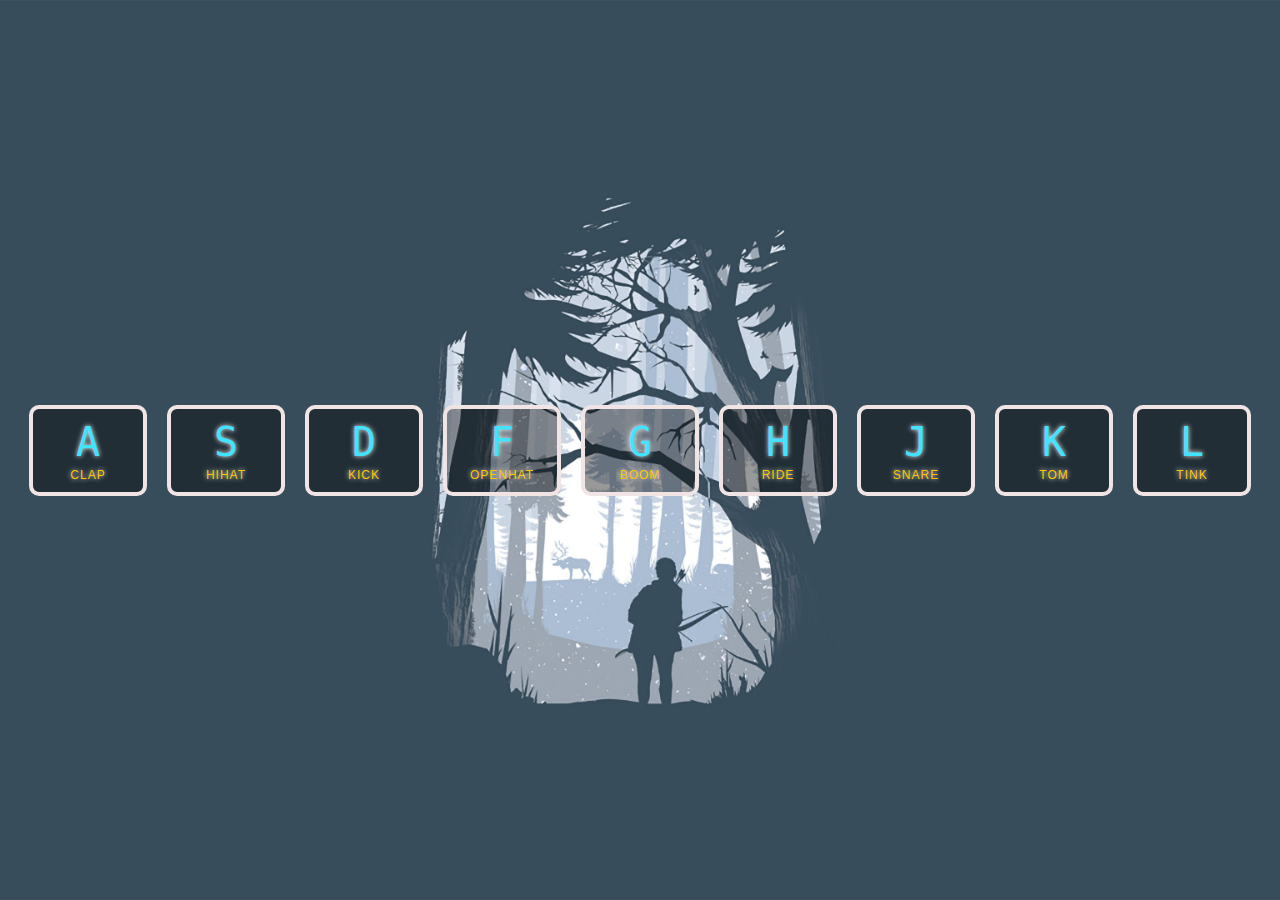
<file: projects/Drum Kit/index.html>
<!DOCTYPE html>
<html lang="en">
<head>
  <meta charset="UTF-8">
  <title>JS Drum Kit</title>
  <link rel="stylesheet" href="style.css">
</head>
<body>


  <div class="keys">
    <div data-key="65" class="key">
      <kbd>A</kbd>
      <span class="sound">clap</span>
    </div>
    <div data-key="83" class="key">
      <kbd>S</kbd>
      <span class="sound">hihat</span>
    </div>
    <div data-key="68" class="key">
      <kbd>D</kbd>
      <span class="sound">kick</span>
    </div>
    <div data-key="70" class="key">
      <kbd>F</kbd>
      <span class="sound">openhat</span>
    </div>
    <div data-key="71" class="key">
      <kbd>G</kbd>
      <span class="sound">boom</span>
    </div>
    <div data-key="72" class="key">
      <kbd>H</kbd>
      <span class="sound">ride</span>
    </div>
    <div data-key="74" class="key">
      <kbd>J</kbd>
      <span class="sound">snare</span>
    </div>
    <div data-key="75" class="key">
      <kbd>K</kbd>
      <span class="sound">tom</span>
    </div>
    <div data-key="76" class="key">
      <kbd>L</kbd>
      <span class="sound">tink</span>
    </div>
  </div>

  <audio data-key="65" src="sounds/clap.wav"></audio>
  <audio data-key="83" src="sounds/hihat.wav"></audio>
  <audio data-key="68" src="sounds/kick.wav"></audio>
  <audio data-key="70" src="sounds/openhat.wav"></audio>
  <audio data-key="71" src="sounds/boom.wav"></audio>
  <audio data-key="72" src="sounds/ride.wav"></audio>
  <audio data-key="74" src="sounds/snare.wav"></audio>
  <audio data-key="75" src="sounds/tom.wav"></audio>
  <audio data-key="76" src="sounds/tink.wav"></audio>

<script>
  function removeTransition(e) {
    if (e.propertyName !== 'transform') return;
    e.target.classList.remove('playing');
  }

  function playSound(e) {
    const audio = document.querySelector(`audio[data-key="${e.keyCode}"]`);
    const key = document.querySelector(`div[data-key="${e.keyCode}"]`);
    if (!audio) return;

    key.classList.add('playing');
    audio.currentTime = 0;
    audio.play();
  }

  const keys = Array.from(document.querySelectorAll('.key'));
  keys.forEach(key => key.addEventListener('transitionend', removeTransition));
  window.addEventListener('keydown', playSound);
</script>


</body>
</html>
</file>
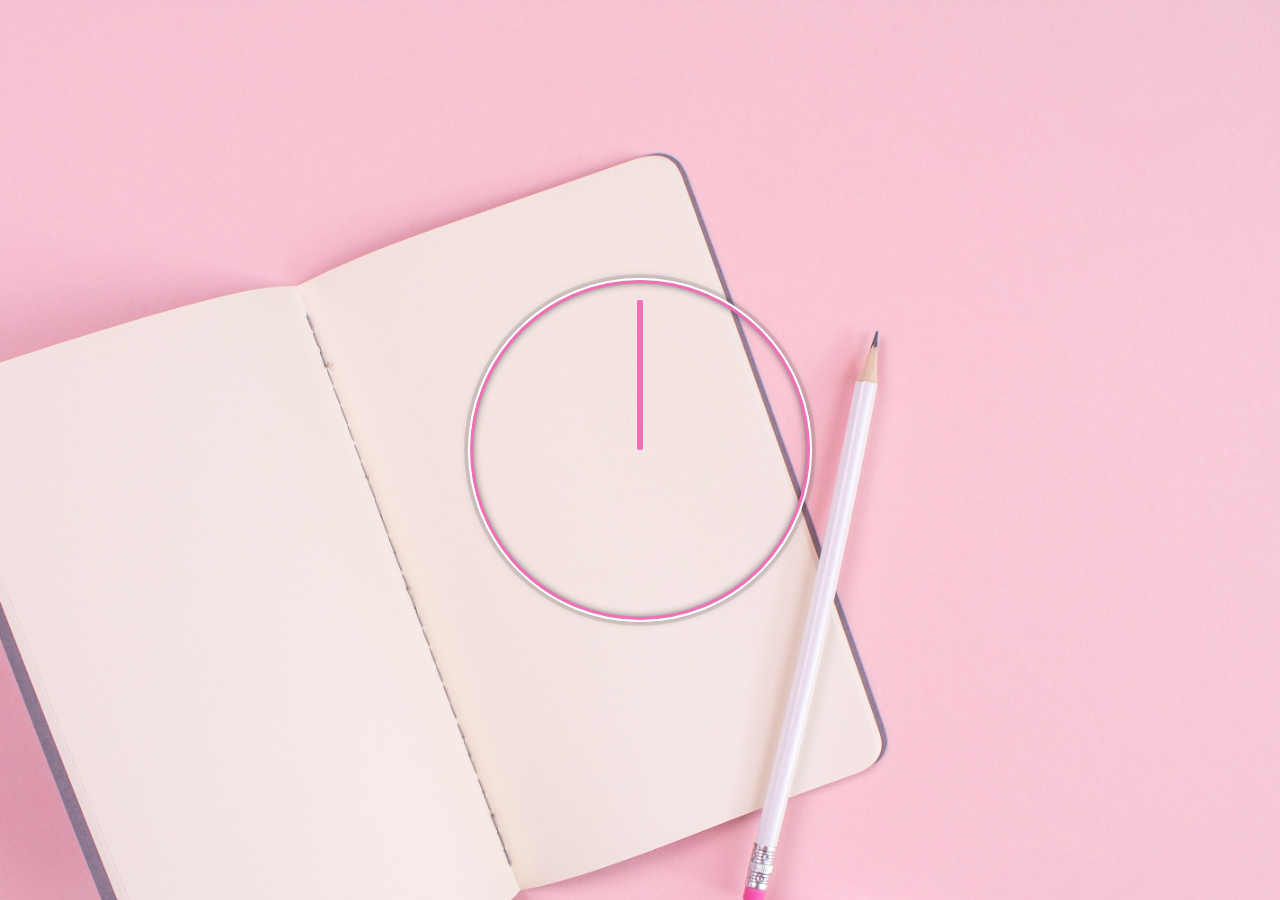
<file: projects/Js Clock/index.html>
<!DOCTYPE html>
<html lang="en">
  <head>
    <meta charset="UTF-8" />
    <meta http-equiv="X-UA-Compatible" content="IE=edge" />
    <meta name="viewport" content="width=device-width, initial-scale=1.0" />
    <title>CSS and Js Clock</title>
    <link rel="stylesheet" href="style.css" />
  </head>
  <body>
    <div class="clock">
      <div class="clock-face">
        <div class="hand hour-hand"></div>
        <div class="hand min-hand"></div>
        <div class="hand second-hand"></div>
      </div>
    </div>

    <script>
      const secondHand = document.querySelector(".second-hand");
      const minsHand = document.querySelector(".min-hand");
      const hourHand = document.querySelector(".hour-hand");

      function setDate() {
        const now = new Date();
        const seconds = now.getSeconds();
        const secondsDegrees = ((seconds / 60) * 360) + 90;
        secondHand.style.transform = `rotate(${secondsDegrees}deg)`;

        const mins = now.getMinutes();
        const minsDegrees = ((mins / 60) * 360) + 90;
        minsHand.style.transform = `rotate(${minsDegrees}deg)`;

        const hours = now.getHours();
        const hourDegree = ((hours / 60) * 360) + 90;
        hourHand.style.transform = `rotate(${hourDegree}deg)`;



      }

      

    setInterval(setDate, 1000);
    </script>
  </body>
</html>
</file>
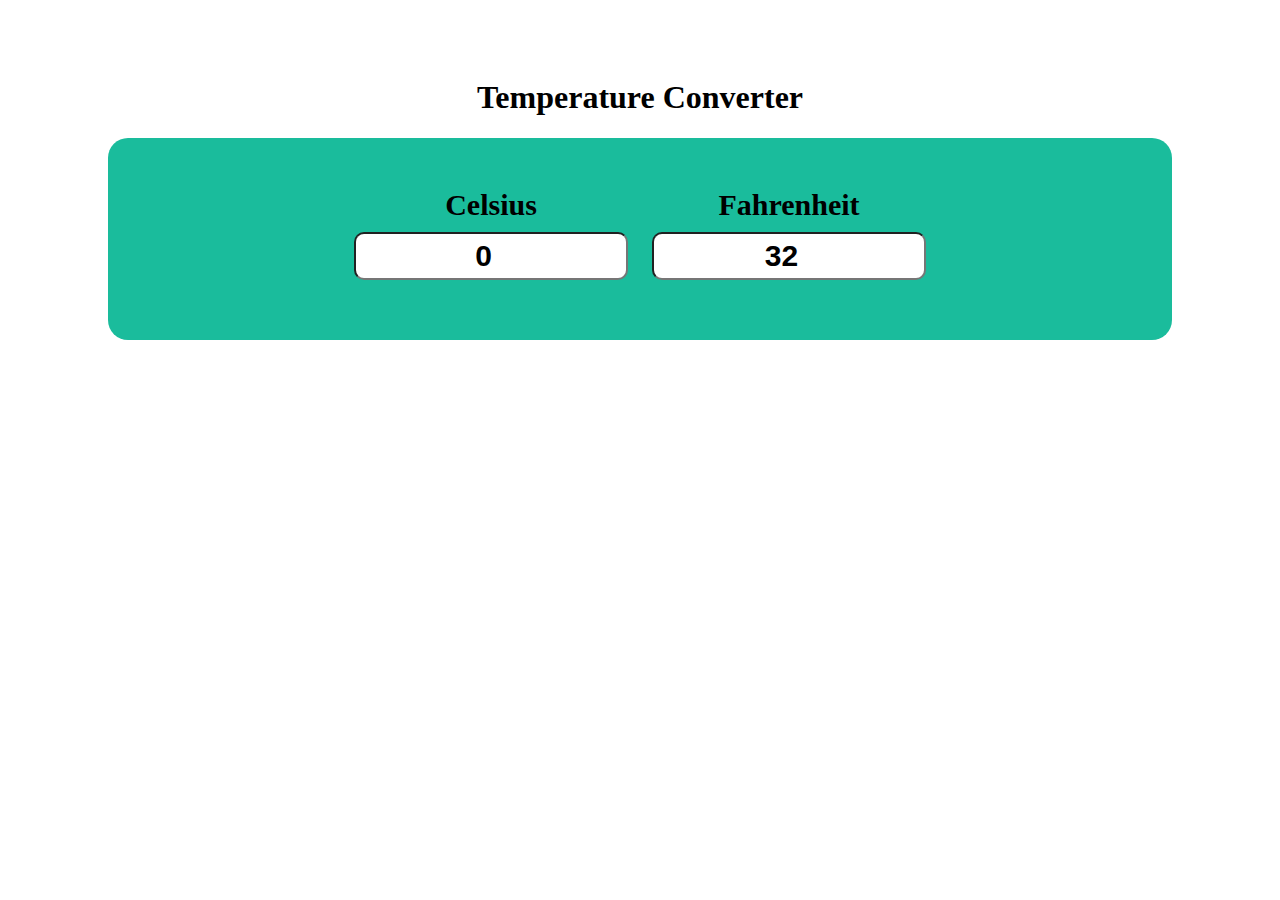
<file: projects/Temperature.html>
<!DOCTYPE html>
<html lang="en">
<head>
    <meta charset="UTF-8">
    <meta http-equiv="X-UA-Compatible" content="IE=edge">
    <meta name="viewport" content="width=device-width, initial-scale=1.0">
    <title>Temperature Converter</title>
    <style>
        body{
            padding: 50px 100px;
        }

        h1{
            text-align: center;
        }

        label{
            font-size: 30px;
            font-weight: bold;
        }

        #container{
            text-align: center;
            background-color: #1abc9c;
            padding: 50px;
            border-radius: 20px;
        }

        .input-div{
            display: inline-block ;
        }

        .inp{
            padding: 5px 10px;
            margin: 10px;
            font-size: 30px;
            border-radius: 10px;
            font-weight: bold;
            width: 250px;
            text-align: center;

        }
    </style>
</head>
<body>
    <h1>Temperature Converter</h1>
    <div id="container">
        <div class="input-div">

            <label >Celsius</label><br>

            <input type="number" name="" id="cel" value="0" class="inp">

        </div>
        <div class="input-div">

            <label>Fahrenheit</label><br>

            <input type="number" name="" id="fah" value="32" class="inp">

        </div>
    </div>


    <script>
        var cel = document.getElementById("cel");
        var fah = document.getElementById("fah");

        cel.addEventListener('input', function(){
            let c = this.value;
            let f = (c * 9/5)+32;
            if(!Number.isInteger(f)){
                f= f.toFixed(4)
            }
            fah.value = f;

        });

        
        fah.addEventListener('input', function(){
            let f = this.value;
            let c = (f - 32) * 5/9;
            if(!Number.isInteger(c)){
                c= c.toFixed(4)
            }
            cel.value = c;
        })
    </script>
</body>
</html>
</file>
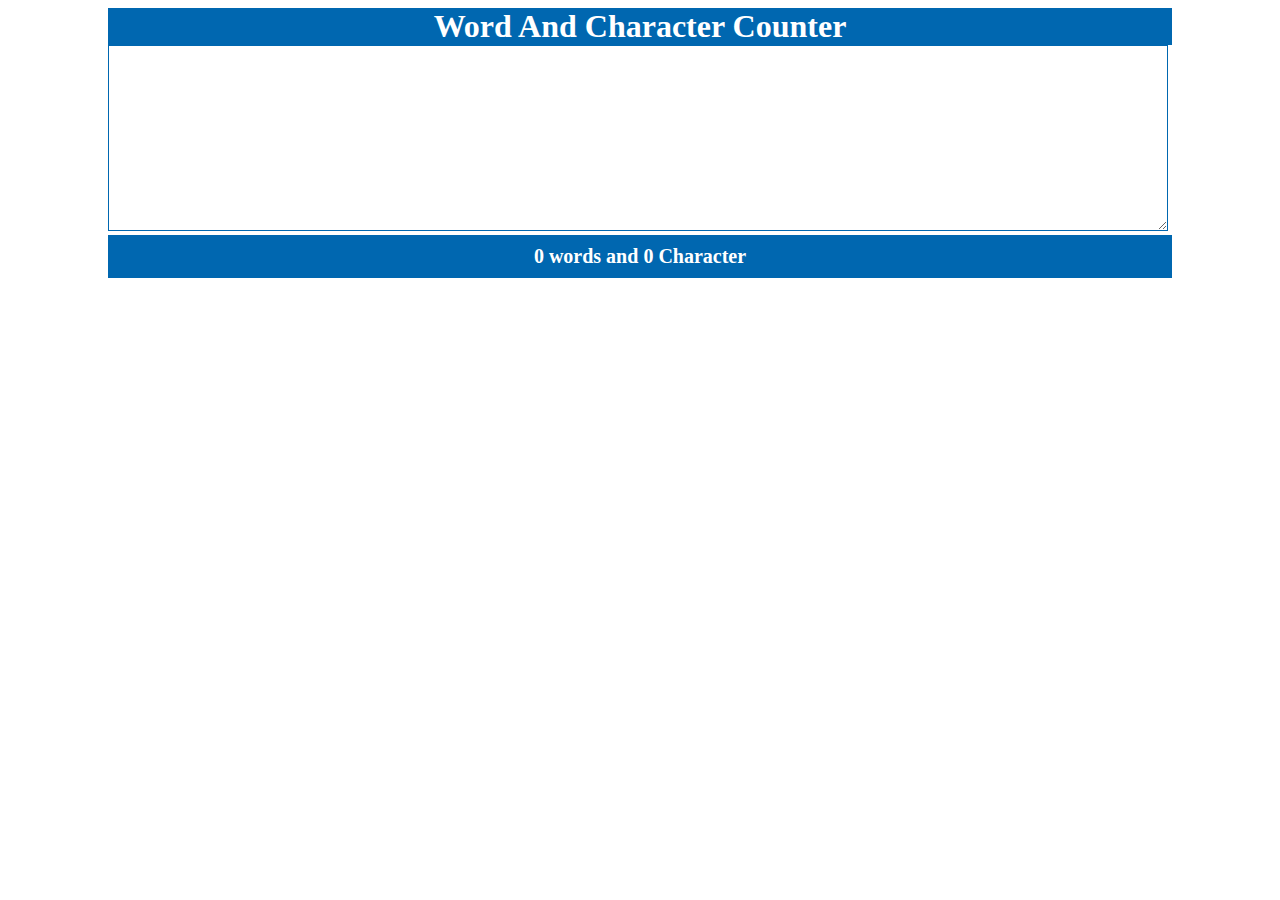
<file: projects/word_counter.html>
<!DOCTYPE html>
<html lang="en">
<head>
    <meta charset="UTF-8">
    <meta http-equiv="X-UA-Compatible" content="IE=edge">
    <meta name="viewport" content="width=device-width, initial-scale=1.0">
    <title>Word Counter</title>
    <style>
        body{
            padding: 0px 100px;
        }
        h1{
            text-align: center;
            background-color: #0067b0;
            color: white;
            margin: 0;
        }
        textarea{
            width: 99.1%;
            border-color: #0067b0;
            font-size: 15px;
        }
        p{
            text-align: center;
            background-color: #0067b0;
            color: white;
            font-size: 20px;
            font-weight: bold;
            padding: 10px;
            margin: 0;
        }

    </style>
</head>
<body>
    <h1>Word And Character Counter</h1>
    <textarea name="" id="textbox" cols="30" rows="10"></textarea>
    <p>
        <span id="word">0</span> words and 
        <span id="char">0</span> Character
    </p>
 

    <script>
        let textbox = document.getElementById('textbox');
        textbox.addEventListener('input', function(){
            var text = this.value;
            let char = text.length;
            // word counter
            document.getElementById('char').innerHTML = char;

            text = text.trim(); 
            // word counter
            let words = text.split(' ');
            let cleanList = words.filter(function(elm){
                return elm != "";
            })
            document.getElementById('word').innerHTML = cleanList.length;
        })
    </script>
</body>
</html>
</file>
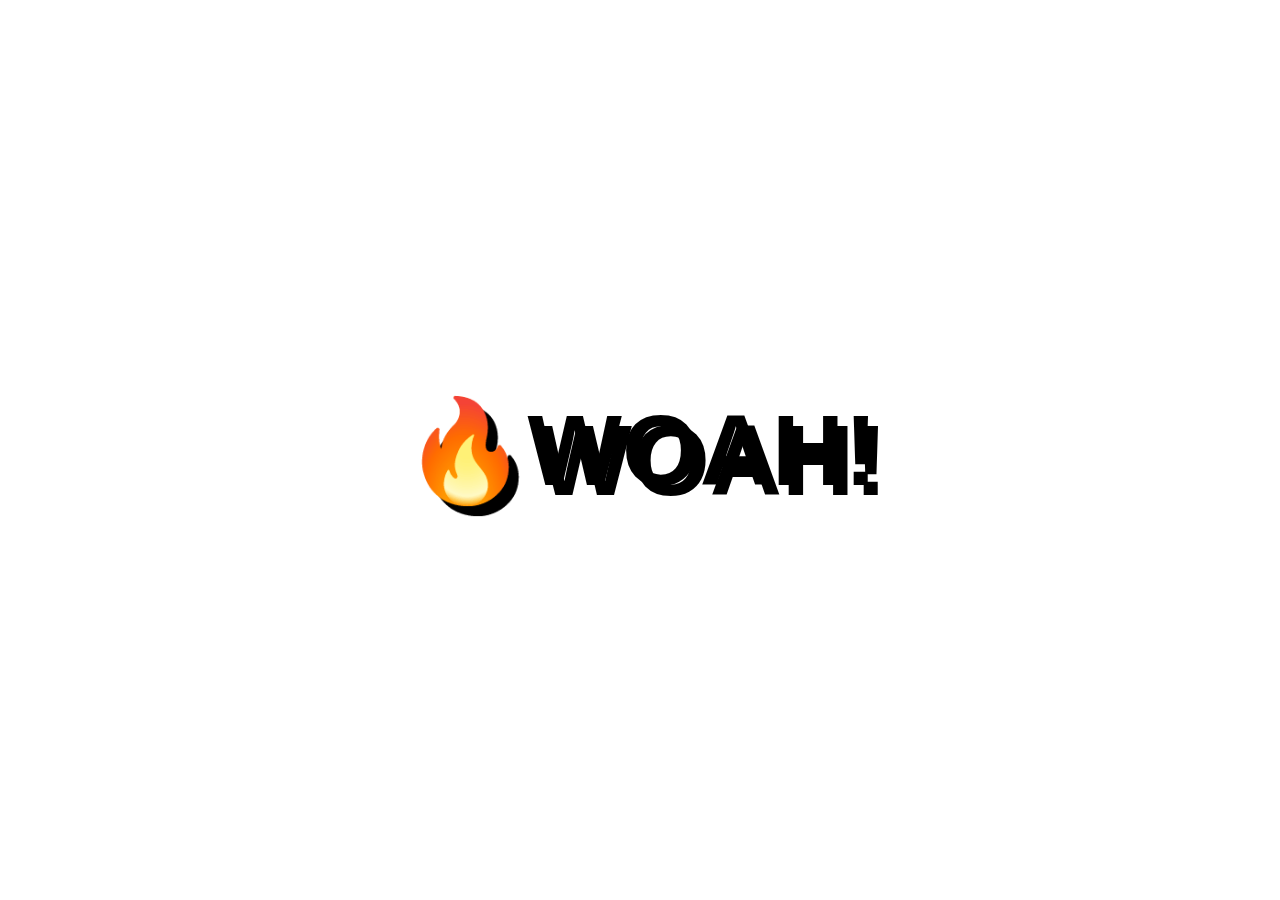
<file: projects/16 - Mouse Move Shadow/index-FINISHED.html>
<!DOCTYPE html>
<html lang="en">
<head>
  <meta charset="UTF-8">
  <title>Mouse Shadow</title>
</head>
<body>

  <div class="hero">
    <h1 contenteditable>🔥WOAH!</h1>
  </div>

  <style>
  html {
    color: black;
    font-family: sans-serif;
  }

  body {
    margin: 0;
  }

  .hero {
    min-height: 100vh;
    display: flex;
    justify-content: center;
    align-items: center;
    color: black;
  }

  h1 {
    text-shadow: 10px 10px 0 rgba(0,0,0,1);
    font-size: 100px;
  }
  </style>

<script>
  const hero = document.querySelector('.hero');
  const text = hero.querySelector('h1');
  const walk = 500; // 500px

  function shadow(e) {
    const { offsetWidth: width, offsetHeight: height } = hero;
    let { offsetX: x, offsetY: y } = e;

    if (this !== e.target) {
      x = x + e.target.offsetLeft;
      y = y + e.target.offsetTop;
    }

    const xWalk = Math.round((x / width * walk) - (walk / 2));
    const yWalk = Math.round((y / height * walk) - (walk / 2));

    text.style.textShadow = `
      ${xWalk}px ${yWalk}px 0 rgba(255,0,255,0.7),
      ${xWalk * -1}px ${yWalk}px 0 rgba(0,255,255,0.7),
      ${yWalk}px ${xWalk * -1}px 0 rgba(0,255,0,0.7),
      ${yWalk * -1}px ${xWalk}px 0 rgba(0,0,255,0.7)
    `;

  }

  hero.addEventListener('mousemove', shadow);
</script>
</body>
</html>
</file>
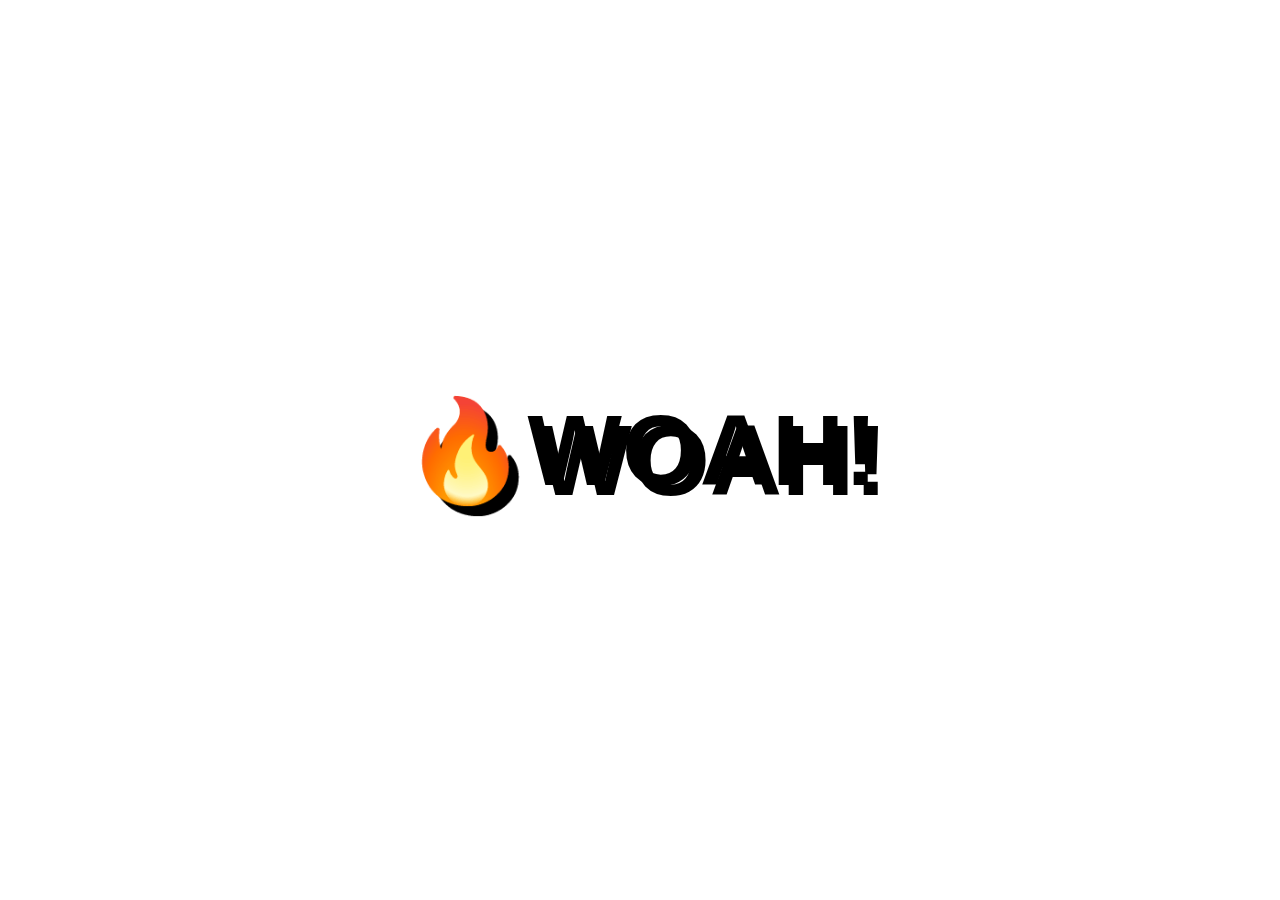
<file: projects/16 - Mouse Move Shadow/index-START.html>
<!DOCTYPE html>
<html lang="en">
<head>
  <meta charset="UTF-8">
  <title>Mouse Shadow</title>
</head>
<body>

  <div class="hero">
    <h1 contenteditable>🔥WOAH!</h1>
  </div>

  <style>
  html {
    color: black;
    font-family: sans-serif;
  }

  body {
    margin: 0;
  }

  .hero {
    min-height: 100vh;
    display: flex;
    justify-content: center;
    align-items: center;
    color: black;
  }

  h1 {
    text-shadow: 10px 10px 0 rgba(0,0,0,1);
    font-size: 100px;
  }
  </style>

<script>
</script>
</body>
</html>
</file>
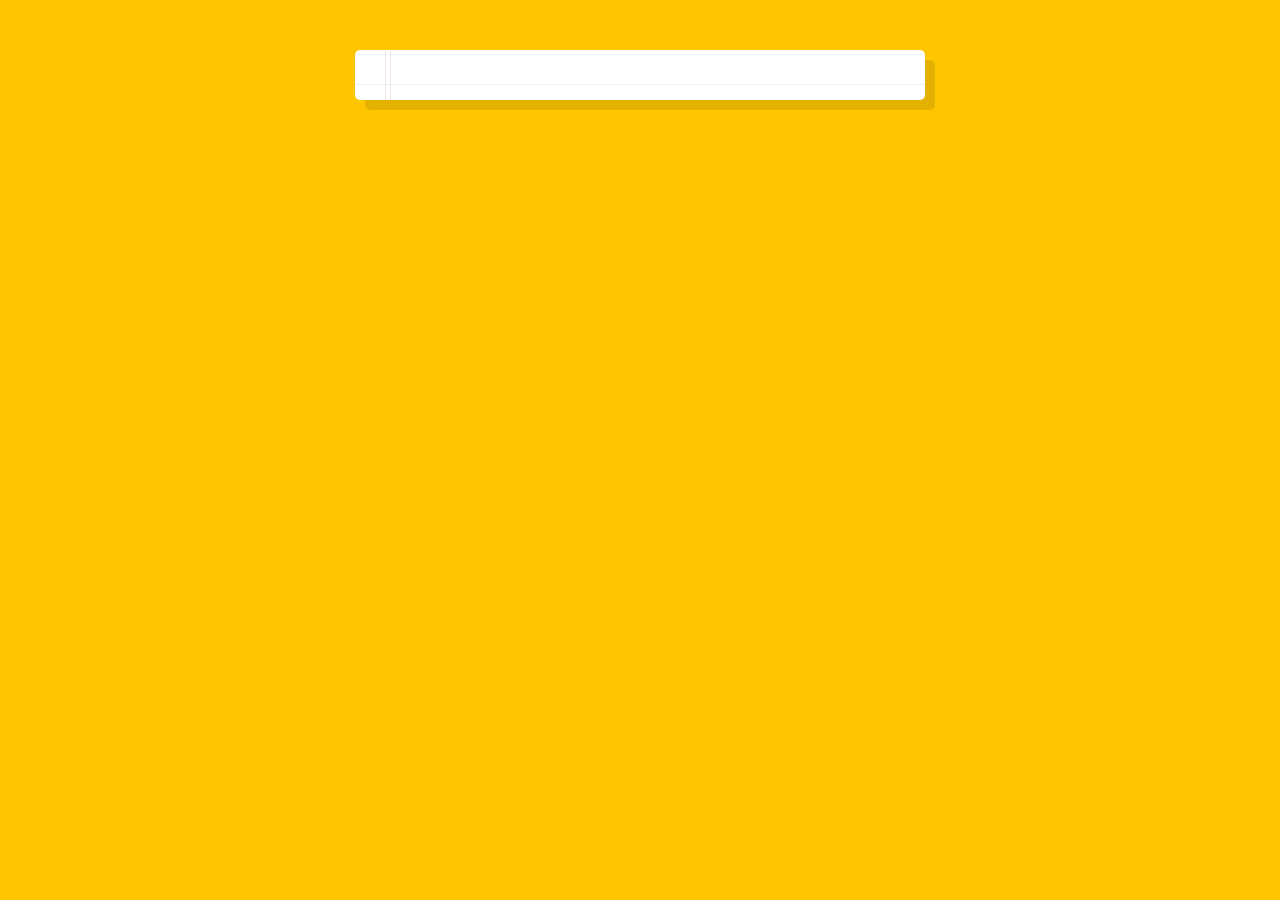
<file: projects/20 - Speech Detection/index-FINISHED.html>
<!DOCTYPE html>
<html lang="en">
<head>
  <meta charset="UTF-8">
  <title>Speech Detection</title>
</head>
<body>

  <div class="words" contenteditable>
  </div>

<script>
  window.SpeechRecognition = window.SpeechRecognition || window.webkitSpeechRecognition;

  const recognition = new SpeechRecognition();
  recognition.interimResults = true;
  recognition.lang = 'en-US';
  
  let p = document.createElement('p');
  const words = document.querySelector('.words');
  words.appendChild(p);

  recognition.addEventListener('result', e => {
    const transcript = Array.from(e.results)
      .map(result => result[0])
      .map(result => result.transcript)
      .join('');

      const poopScript = transcript.replace(/poop|poo|shit|dump/gi, '💩');
      p.textContent = poopScript;

      if (e.results[0].isFinal) {
        p = document.createElement('p');
        words.appendChild(p);
      }
  });

  recognition.addEventListener('end', recognition.start);

  recognition.start();

</script>


  <style>
    html {
      font-size: 10px;
    }

    body {
      background: #ffc600;
      font-family: 'helvetica neue';
      font-weight: 200;
      font-size: 20px;
    }

    .words {
      max-width: 500px;
      margin: 50px auto;
      background: white;
      border-radius: 5px;
      box-shadow: 10px 10px 0 rgba(0,0,0,0.1);
      padding: 1rem 2rem 1rem 5rem;
      background: -webkit-gradient(linear, 0 0, 0 100%, from(#d9eaf3), color-stop(4%, #fff)) 0 4px;
      background-size: 100% 3rem;
      position: relative;
      line-height: 3rem;
    }
    
    p {
      margin: 0 0 3rem;
    }

    .words:before {
      content: '';
      position: absolute;
      width: 4px;
      top: 0;
      left: 30px;
      bottom: 0;
      border: 1px solid;
      border-color: transparent #efe4e4;
    }
  </style>

</body>
</html>
</file>
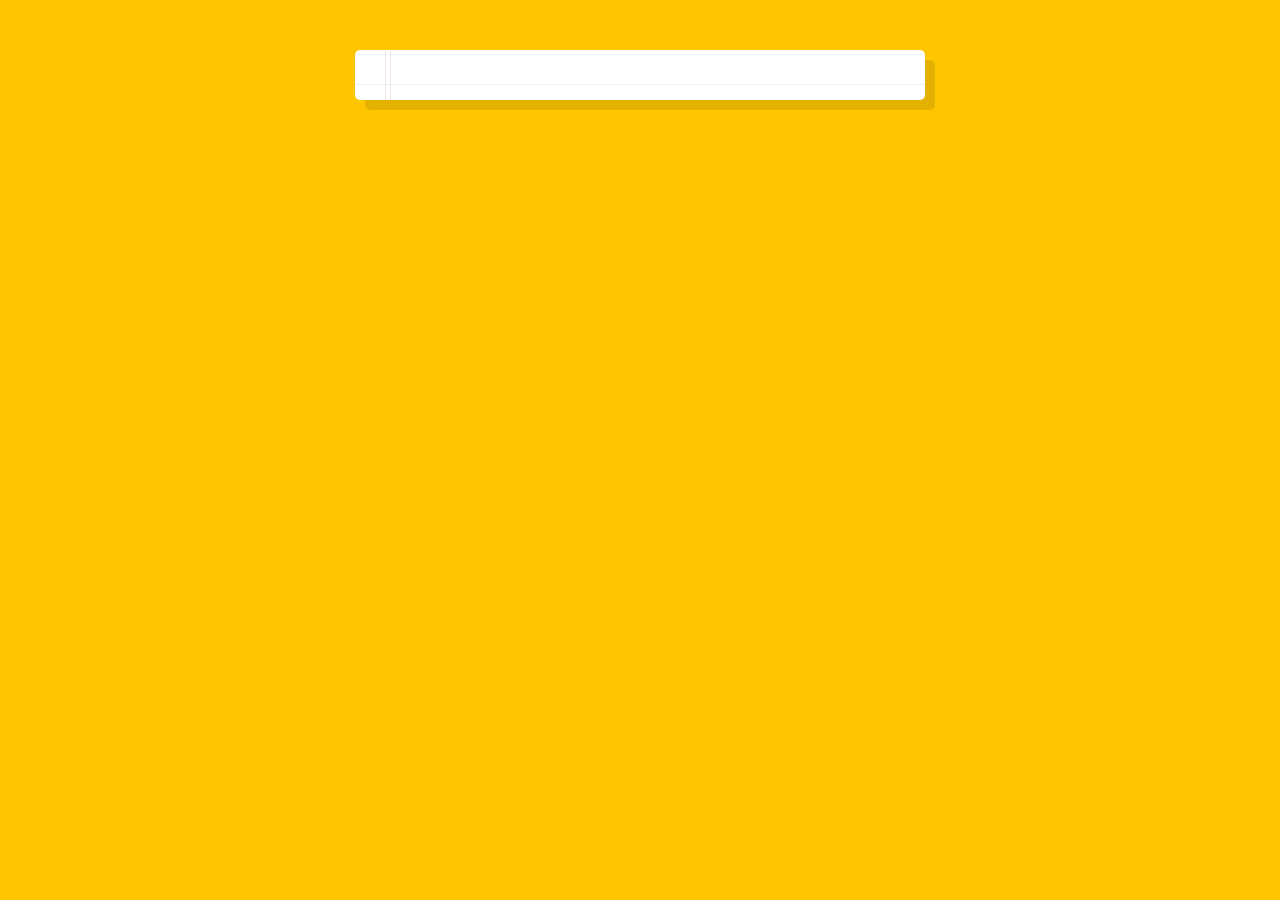
<file: projects/20 - Speech Detection/index-START.html>
<!DOCTYPE html>
<html lang="en">
<head>
  <meta charset="UTF-8">
  <title>Speech Detection</title>
</head>
<body>

  <div class="words" contenteditable>
  </div>

<script>
  window.SpeechRecognition = window.SpeechRecognition || window.webkitSpeechRecognition;


</script>


  <style>
    html {
      font-size: 10px;
    }

    body {
      background: #ffc600;
      font-family: 'helvetica neue';
      font-weight: 200;
      font-size: 20px;
    }

    .words {
      max-width: 500px;
      margin: 50px auto;
      background: white;
      border-radius: 5px;
      box-shadow: 10px 10px 0 rgba(0,0,0,0.1);
      padding: 1rem 2rem 1rem 5rem;
      background: -webkit-gradient(linear, 0 0, 0 100%, from(#d9eaf3), color-stop(4%, #fff)) 0 4px;
      background-size: 100% 3rem;
      position: relative;
      line-height: 3rem;
    }
    
    p {
      margin: 0 0 3rem;
    }

    .words:before {
      content: '';
      position: absolute;
      width: 4px;
      top: 0;
      left: 30px;
      bottom: 0;
      border: 1px solid;
      border-color: transparent #efe4e4;
    }
  </style>

</body>
</html>
</file>
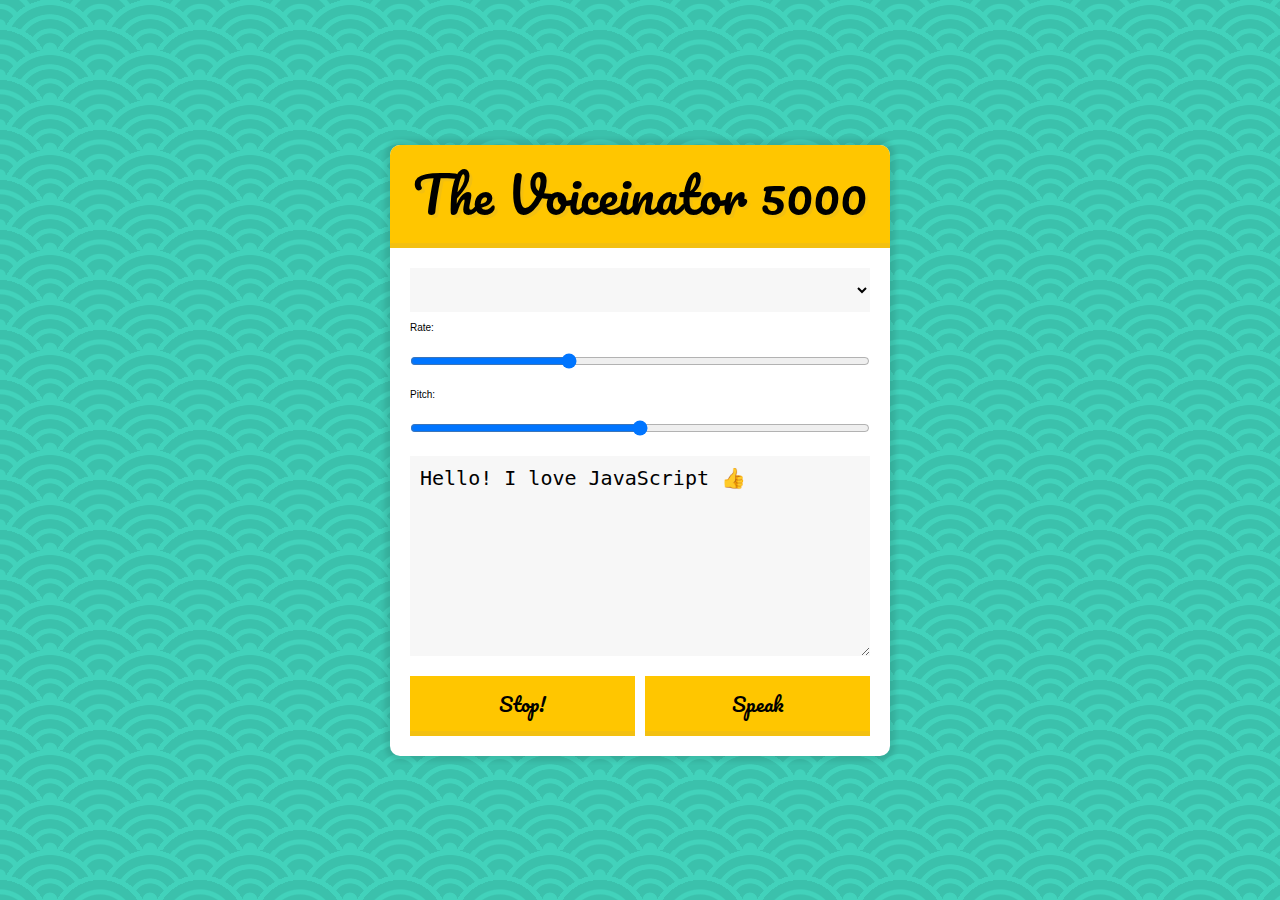
<file: projects/23 - Speech Synthesis/index-FINISHED.html>
<!DOCTYPE html>
<html lang="en">
<head>
  <meta charset="UTF-8">
  <title>Speech Synthesis</title>
  <link href='https://fonts.googleapis.com/css?family=Pacifico' rel='stylesheet' type='text/css'>
  <link rel="stylesheet" href="style.css">
</head>
<body>

    <div class="voiceinator">

      <h1>The Voiceinator 5000</h1>

      <select name="voice" id="voices">
        <option value="">Select A Voice</option>
      </select>

      <label for="rate">Rate:</label>
      <input name="rate" type="range" min="0" max="3" value="1" step="0.1">

      <label for="pitch">Pitch:</label>

      <input name="pitch" type="range" min="0" max="2" step="0.1">
      <textarea name="text">Hello! I love JavaScript 👍</textarea>
      <button id="stop">Stop!</button>
      <button id="speak">Speak</button>

    </div>

<script>
  const msg = new SpeechSynthesisUtterance();
  let voices = [];
  const voicesDropdown = document.querySelector('[name="voice"]');
  const options = document.querySelectorAll('[type="range"], [name="text"]');
  const speakButton = document.querySelector('#speak');
  const stopButton = document.querySelector('#stop');
  msg.text = document.querySelector('[name="text"]').value;

  function populateVoices() {
    voices = this.getVoices();
    voicesDropdown.innerHTML = voices
      .filter(voice => voice.lang.includes('en'))
      .map(voice => `<option value="${voice.name}">${voice.name} (${voice.lang})</option>`)
      .join('');
  }

  function setVoice() {
    msg.voice = voices.find(voice => voice.name === this.value);
    toggle();
  }

  function toggle(startOver = true) {
    speechSynthesis.cancel();
    if (startOver) {
      speechSynthesis.speak(msg);
    }
  }

  function setOption() {
    console.log(this.name, this.value);
    msg[this.name] = this.value;
    toggle();
  }

  speechSynthesis.addEventListener('voiceschanged', populateVoices);
  voicesDropdown.addEventListener('change', setVoice);
  options.forEach(option => option.addEventListener('change', setOption));
  speakButton.addEventListener('click', toggle);
  stopButton.addEventListener('click', () => toggle(false));

</script>

</body>
</html>
</file>
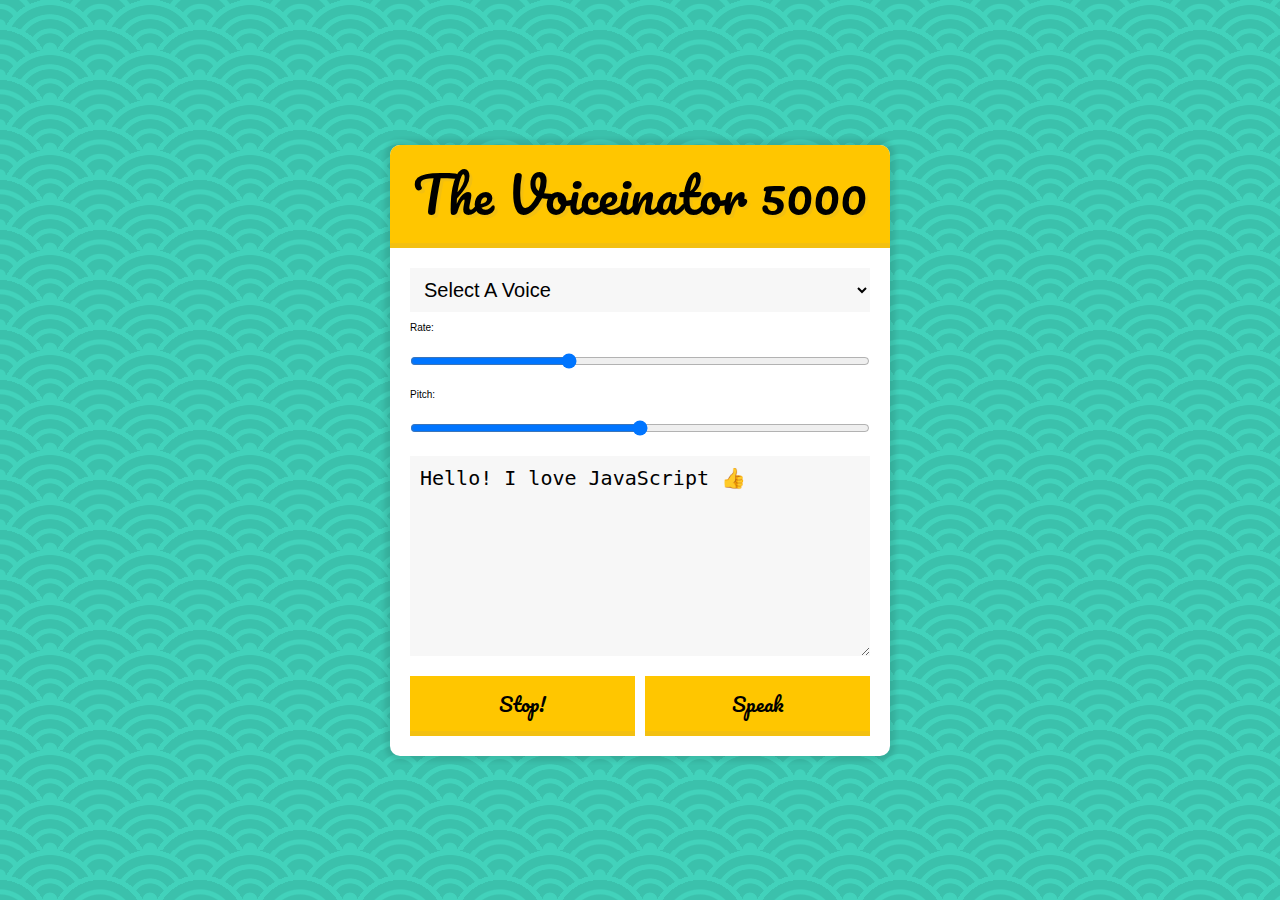
<file: projects/23 - Speech Synthesis/index-START.html>
<!DOCTYPE html>
<html lang="en">
<head>
  <meta charset="UTF-8">
  <title>Speech Synthesis</title>
  <link href='https://fonts.googleapis.com/css?family=Pacifico' rel='stylesheet' type='text/css'>
  <link rel="stylesheet" href="style.css">
</head>
<body>

    <div class="voiceinator">

      <h1>The Voiceinator 5000</h1>

      <select name="voice" id="voices">
        <option value="">Select A Voice</option>
      </select>

      <label for="rate">Rate:</label>
      <input name="rate" type="range" min="0" max="3" value="1" step="0.1">

      <label for="pitch">Pitch:</label>

      <input name="pitch" type="range" min="0" max="2" step="0.1">
      <textarea name="text">Hello! I love JavaScript 👍</textarea>
      <button id="stop">Stop!</button>
      <button id="speak">Speak</button>

    </div>

<script>
  const msg = new SpeechSynthesisUtterance();
  let voices = [];
  const voicesDropdown = document.querySelector('[name="voice"]');
  const options = document.querySelectorAll('[type="range"], [name="text"]');
  const speakButton = document.querySelector('#speak');
  const stopButton = document.querySelector('#stop');
</script>

</body>
</html>
</file>
<file: projects/Drum Kit/style.css>
html {
    font-size: 10px;
    background: url('img/203550.jpg') bottom center;
    background-size: cover;
  }
  
  body,html {
    margin: 0;
    padding: 0;
    font-family: sans-serif;
  }
  
  .keys {
    display: flex;
    flex: 1;
    min-height: 100vh;
    align-items: center;
    justify-content: center;
  }
  
  .key {
    border: 4px solid rgb(240, 228, 228);
    border-radius: 10px;
    margin: 1rem;
    font-size: 1.5rem;
    padding: 1rem .5rem;
    transition: all .07s;
    width: 10rem;
    text-align: center;
    color: rgb(66, 227, 255);
    background: rgba(0,0,0,0.4);
    text-shadow: 0 0 .5rem rgb(248, 244, 244);
    -webkit-transition: all .07s;
    -moz-transition: all .07s;
    -ms-transition: all .07s;
    -o-transition: all .07s;
    -webkit-border-radius: 10dpx;
    -moz-border-radius: 10dpx;
    -ms-border-radius: 10dpx;
    -o-border-radius: 10dpx;
}
  
  .playing {
    transform: scale(1.1);
    border-color: #ffc600;
    box-shadow: 0 0 1rem #ffc600;
  }
  
  kbd {
    display: block;
    font-size: 4rem;
  }
  
  .sound {
    font-size: 1.2rem;
    text-transform: uppercase;
    letter-spacing: .1rem;
    color: #ffc600;
  }
</file>
<file: projects/Js Clock/style.css>
html{
    background: #018ded url(./img/keila-hotzel-lFmuWU0tv4M-unsplash.jpg);
    background-size: cover;
    font-family: 'helvetica neue';
    text-align: center;
    font-size: 10px;
}

body{
    margin: 0;
    font-size: 2rem;
    display: flex;
    flex: 1;
    min-height: 100vh;
    align-items: center;
}

.clock{
    width: 30rem;
    height: 30rem;
    border: 2px solid white;
    border-radius: 50%;
    margin: 50px auto;
    position: relative;
    padding: 2rem;
    box-shadow: 0 0 0 4px rgba(0, 0, 0, 0.1), inset 0 0 0 3px rgb(243, 111, 184), 
    inset 0 0 10px black,
    0 0 10px rgba(0, 0, 0, 0.2) ;

}

.clock-face{
    position: relative;
    width: 100%;
    height: 100%;
    transform: translateY(-3px);/*account for the height of the clock of the hand*/
}

.hand{
    width: 50%;
    height: 6px;
    background: rgb(243, 111, 184);
    border-radius: 5px;
    position: absolute;
    top: 50%;
    transform-origin: 100%;
    transform: rotate(90deg);
    transition: all 0.05s;
    transition-timing-function: cubic-bezier(0.1, 2.7, 0.58, 1);
    
}

/* .hour-hand{
    width: 30%;
    height: 6px;
    background: black;
    position: absolute;
    top: 50%;
    transform-origin: 100%;
    transform: rotate(90deg);
    transition: all 0.05s;
    transition-timing-function: cubic-bezier(0.1, 2.7, 0.58, 1);
}

.min-hand{
    width: 40%;
    height: 6px;
    background: black;
    position: absolute;
    top: 50%;
    transform-origin: 100%;
    transform: rotate(90deg);
    transition: all 0.05s;
    transition-timing-function: cubic-bezier(0.1, 2.7, 0.58, 1);
}

.second-hand{
    width: 50%;
    height: 6px;
    background: black;
    position: absolute;
    top: 50%;
    transform-origin: 100%;
    transform: rotate(90deg);
    transition: all 0.05s;
    transition-timing-function: cubic-bezier(0.1, 2.7, 0.58, 1);
} */
</file>
<file: projects/23 - Speech Synthesis/style.css>
html {
  font-size: 10px;
  box-sizing: border-box;
}

*, *:before, *:after {
  box-sizing: inherit;
}

body {
  margin: 0;
  padding: 0;
  font-family: sans-serif;
  background-color: #3BC1AC;
  display: flex;
  min-height: 100vh;
  align-items: center;

  background-image:
  radial-gradient(circle at 100% 150%, #3BC1AC 24%, #42D2BB 25%, #42D2BB 28%, #3BC1AC 29%, #3BC1AC 36%, #42D2BB 36%, #42D2BB 40%, transparent 40%, transparent),
  radial-gradient(circle at 0    150%, #3BC1AC 24%, #42D2BB 25%, #42D2BB 28%, #3BC1AC 29%, #3BC1AC 36%, #42D2BB 36%, #42D2BB 40%, transparent 40%, transparent),
  radial-gradient(circle at 50%  100%, #42D2BB 10%, #3BC1AC 11%, #3BC1AC 23%, #42D2BB 24%, #42D2BB 30%, #3BC1AC 31%, #3BC1AC 43%, #42D2BB 44%, #42D2BB 50%, #3BC1AC 51%, #3BC1AC 63%, #42D2BB 64%, #42D2BB 71%, transparent 71%, transparent),
  radial-gradient(circle at 100% 50%, #42D2BB 5%, #3BC1AC 6%, #3BC1AC 15%, #42D2BB 16%, #42D2BB 20%, #3BC1AC 21%, #3BC1AC 30%, #42D2BB 31%, #42D2BB 35%, #3BC1AC 36%, #3BC1AC 45%, #42D2BB 46%, #42D2BB 49%, transparent 50%, transparent),
  radial-gradient(circle at 0    50%, #42D2BB 5%, #3BC1AC 6%, #3BC1AC 15%, #42D2BB 16%, #42D2BB 20%, #3BC1AC 21%, #3BC1AC 30%, #42D2BB 31%, #42D2BB 35%, #3BC1AC 36%, #3BC1AC 45%, #42D2BB 46%, #42D2BB 49%, transparent 50%, transparent);
  background-size:100px 50px;
}

.voiceinator {
  padding: 2rem;
  width: 50rem;
  margin: 0 auto;
  border-radius: 1rem;
  position: relative;
  background: white;
  overflow: hidden;
  z-index: 1;
  box-shadow: 0 0 5px 5px rgba(0,0,0,0.1);
}

h1 {
  width: calc(100% + 4rem);
  margin: -2rem 0 2rem -2rem;
  padding: .5rem;
  background: #ffc600;
  border-bottom: 5px solid #F3C010;
  text-align: center;
  font-size: 5rem;
  font-weight: 100;
  font-family: 'Pacifico', cursive;
  text-shadow: 3px 3px 0 #F3C010;
}

.voiceinator input,
.voiceinator button,
.voiceinator select,
.voiceinator textarea {
  width: 100%;
  display: block;
  margin: 10px 0;
  padding: 10px;
  border: 0;
  font-size: 2rem;
  background: #F7F7F7;
  outline: 0;
}

textarea {
  height: 20rem;
}

input[type="select"] {

}

.voiceinator button {
  background: #ffc600;
  border: 0;
  width: 49%;
  float: left;
  font-family: 'Pacifico', cursive;
  margin-bottom: 0;
  font-size: 2rem;
  border-bottom: 5px solid #F3C010;
  cursor: pointer;
  position: relative;
}

.voiceinator button:active {
  top: 2px;
}

.voiceinator button:nth-of-type(1) {
  margin-right: 2%;
}
</file>
